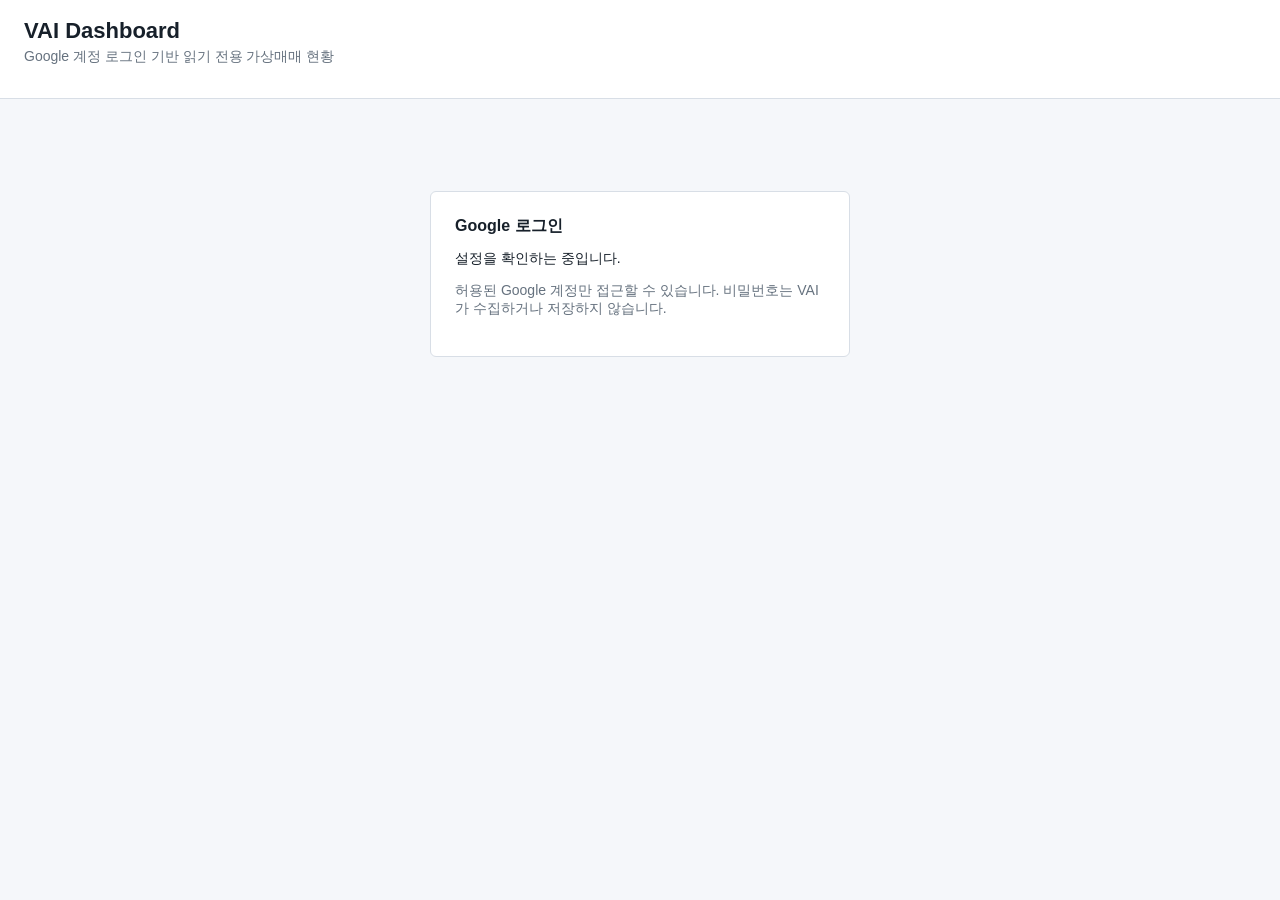
<file: index.html>
<!doctype html>
<html lang="ko">
<head>
  <meta charset="utf-8">
  <meta name="viewport" content="width=device-width, initial-scale=1">
  <title>VAI Dashboard</title>
  <link rel="stylesheet" href="./styles.css">
  <script src="https://accounts.google.com/gsi/client" async defer></script>
  <script src="./config.js"></script>
</head>
<body>
  <header class="topbar">
    <div>
      <h1>VAI Dashboard</h1>
      <p>Google 계정 로그인 기반 읽기 전용 가상매매 현황</p>
    </div>
    <button id="logoutBtn" class="ghost" hidden>로그아웃</button>
  </header>

  <main>
    <section id="loginPanel" class="login-panel">
      <h2>Google 로그인</h2>
      <p id="configStatus">설정을 확인하는 중입니다.</p>
      <div id="g_id_onload"></div>
      <div class="g_id_signin" data-type="standard" data-size="large" data-theme="outline" data-text="signin_with" data-shape="rectangular"></div>
      <p class="fine">허용된 Google 계정만 접근할 수 있습니다. 비밀번호는 VAI가 수집하거나 저장하지 않습니다.</p>
    </section>

    <section id="dashboard" hidden>
      <div class="summary-grid" id="summaryGrid"></div>

      <!-- Real Order Test Panel (Phase 5.8) -->
      <section class="panel real-order-panel" id="realOrderPanel">
        <div class="panel-header">
          <h2>⚡ 실제 주문 테스트 (ACCOUNT_001)</h2>
          
          <div>
            <span id="emergencyStopBadge" class="badge" style="background:red;color:white;display:none;">비상정지(STOPPED)</span>
            <span id="realOrderBadge" class="badge badge-disabled">기능 비활성 (DISABLED)</span>
          </div>
        </div>
        <div class="emergency-controls" style="margin-bottom:15px;padding:10px;border:1px solid #ff4d4f;border-radius:4px;background:#fff1f0;">
          <button id="btnEmergencyStop" class="btn" style="background:#cf1322;color:white;cursor:pointer;">🚨 비상정지 작동 (STOP)</button>
          <button id="btnEmergencyClear" class="btn" style="display:none;background:#52c41a;color:white;cursor:pointer;">비상정지 해제</button>
        </div>
        <div style="display:none;">

        <p class="warning-banner">⚠️ <strong>주의:</strong> 본 기능은 가상매매가 아닌 키움증권 실제 계좌 연동 주문 화면입니다. 1회 최대 1주만 허용됩니다.</p>
        
        <div class="real-order-grid">
          <div class="ro-item">
            <span class="ro-label">대상 종목</span>
            <strong class="ro-value">한온시스템 (018880)</strong>
          </div>
          <div class="ro-item">
            <span class="ro-label">대상 계좌</span>
            <strong class="ro-value" id="roAccount">ACCOUNT_001 (***-**-****-**)</strong>
          </div>
          <div class="ro-item">
            <span class="ro-label">현재가 (키움 시세)</span>
            <strong class="ro-value highlight" id="roPrice">- 원</strong>
          </div>
          <div class="ro-item">
            <span class="ro-label">시세 시각</span>
            <span class="ro-sub" id="roQuoteTime">-</span>
          </div>
          <div class="ro-item">
            <span class="ro-label">주문 가능 금액</span>
            <strong class="ro-value" id="roOrderableCash">- 원</strong>
          </div>
          <div class="ro-item">
            <span class="ro-label">실제 보유 수량</span>
            <strong class="ro-value" id="roHoldings">- 주</strong>
          </div>
          <div class="ro-item">
            <span class="ro-label">이번 세션 매수 수량</span>
            <strong class="ro-value" id="roSessionBuyQty">0 주</strong>
          </div>
          <div class="ro-item">
            <span class="ro-label">이번 세션 매도 가능</span>
            <strong class="ro-value" id="roSessionSellableQty">0 주</strong>
          </div>
        </div>

        <div class="ro-action-box">
          <div class="ro-qty-selector">
            <label>주문 수량: <strong>1주 고정</strong></label>
            <span class="fine">(서버에서 1주만 강제 승인됨)</span>
          </div>
          <div class="ro-buttons">
            <button id="roBuyBtn" class="btn btn-buy" disabled>1주 매수</button>
            <button id="roSellBtn" class="btn btn-sell" disabled>1주 매도</button>
          </div>
        </div>

        <div id="roStatusMsg" class="ro-status-msg"></div>

        <!-- Real Trade History Table in Session -->
        <div class="ro-history-wrap">
          <h3>이번 세션 주문 체결 내역</h3>
          <table class="ro-table" id="roOrdersTable">
            <thead>
              <tr>
                <th>주문ID</th>
                <th>구분</th>
                <th>수량</th>
                <th>주문가격</th>
                <th>체결가격</th>
                <th>상태</th>
                <th>체결시각</th>
                <th>실현손익</th>
              </tr>
            </thead>
            <tbody id="roOrdersBody">
              <tr><td colspan="8" class="text-center">체결 내역이 없습니다.</td></tr>
            </tbody>
          </table>
        </div>
      </section>

      <!-- Confirmation Modal -->
      <div id="roConfirmModal" class="modal" hidden>
        <div class="modal-content">
          <h3 id="modalTitle">실제 증권사 주문 최종 확인</h3>
          <div class="modal-body">
            <p class="modal-alert">⚠️ <strong>실제 증권사 계좌에서 주식 주문이 제출됩니다.</strong></p>
            <table class="modal-table">
              <tr><th>계좌</th><td id="modalAccount">ACCOUNT_001</td></tr>
              <tr><th>종목</th><td id="modalSymbol">한온시스템 (018880)</td></tr>
              <tr><th>구분</th><td id="modalSide">BUY</td></tr>
              <tr><th>수량</th><td><strong>1주</strong></td></tr>
              <tr><th>주문 가격</th><td id="modalPrice">- 원</td></tr>
              <tr><th>예상 총 소요비용</th><td id="modalTotal">- 원</td></tr>
            </table>
            <p class="fine" id="modalDisclaimer">시장 상황에 따라 최종 체결 가격 및 수수료에 미세한 차이가 발생할 수 있습니다.</p>
          </div>
          <div class="modal-actions">
            <button id="modalConfirmBtn" class="btn btn-primary">최종 주문 전송</button>
            <button id="modalCancelBtn" class="btn btn-secondary">취소</button>
          </div>
        </div>
      </div>

      <section class="panel">
        <h2>계좌별 가상 잔고</h2>
        <div class="table-wrap"><table id="accountsTable"></table></div>
      </section>

      <section class="split">
        <div class="panel">
          <h2>한온시스템 018880</h2>
          <div id="hourlyPanel"></div>
        </div>
        <div class="panel">
          <h2>Telegram / 백업</h2>
          <div id="opsPanel"></div>
        </div>
      </section>

      <section class="panel">
        <h2>시간별 가상매매</h2>
        <div class="timeline" id="timeline"></div>
      </section>

      <section class="panel">
        <h2>거래 내역</h2>
        <div class="filters">
          <input id="filterText" placeholder="계좌, 종목, 전략 검색">
          <button id="csvBtn">CSV</button>
        </div>
        <div class="table-wrap"><table id="tradesTable"></table></div>
      </section>

      <section class="split">
        <div class="panel"><h2>일별 실현손익</h2><canvas id="pnlChart"></canvas></div>
        <div class="panel"><h2>계좌별 수익률</h2><canvas id="returnChart"></canvas></div>
      </section>

      <section class="panel">
        <h2>시스템 운영 상태</h2>
        <ul class="services" id="services"></ul>
      </section>

      <!-- Condition Engine Settings Panel (Phase 5.8.3) -->
      <section class="panel condition-engine-panel" id="conditionEnginePanel" style="border:1px solid #1890ff;border-radius:6px;padding:16px;margin-top:20px;background:#f0f5ff;">
        <div class="panel-header" style="display:flex;justify-content:space-between;align-items:center;margin-bottom:12px;">
          <h2 style="margin:0;color:#0050b3;">🎯 조건식 매매 엔진 (Phase 5.8.3)</h2>
          <div>
            <span id="conditionRuleBadge" class="badge" style="background:#595959;color:white;">규칙 비활성 (OFF)</span>
            <span class="badge" style="background:#faad14;color:#000;">Mock 전용 (실주문 금지)</span>
          </div>
        </div>
        <p style="font-size:0.9em;color:#595959;margin-bottom:16px;">
          오전 지정가 매도(09:10 KST)와 오후 거래량 조건부 매수(14:10 KST)의 사용자 조건을 안전하게 관리합니다.
        </p>

        <div style="display:grid;grid-template-columns:repeat(auto-fit, minmax(280px, 1fr));gap:16px;">
          <!-- Morning Sell Box -->
          <div style="background:white;padding:14px;border-radius:4px;border:1px solid #d9d9d9;">
            <h3 style="margin-top:0;color:#cf1322;">🌅 오전 지정가 매도</h3>
            <label style="display:block;margin-bottom:6px;font-size:0.85em;">실행 시각 (KST)</label>
            <input type="text" id="condSellTime" value="09:10" style="width:100%;margin-bottom:10px;padding:6px;border:1px solid #ccc;border-radius:4px;" readonly>
            <label style="display:block;margin-bottom:6px;font-size:0.85em;">지정가 매도 가격 (KRW)</label>
            <input type="number" id="condSellPrice" value="3350" style="width:100%;margin-bottom:10px;padding:6px;border:1px solid #ccc;border-radius:4px;">
            <label style="display:block;margin-bottom:6px;font-size:0.85em;">매도 수량 (최대 1주)</label>
            <input type="number" id="condSellQty" value="1" min="1" max="1" style="width:100%;margin-bottom:10px;padding:6px;border:1px solid #ccc;border-radius:4px;" readonly>
          </div>

          <!-- Afternoon Buy Box -->
          <div style="background:white;padding:14px;border-radius:4px;border:1px solid #d9d9d9;">
            <h3 style="margin-top:0;color:#096dd9;">🌇 오후 거래량 조건부 매수</h3>
            <label style="display:block;margin-bottom:6px;font-size:0.85em;">실행 시각 (KST)</label>
            <input type="text" id="condBuyTime" value="14:10" style="width:100%;margin-bottom:10px;padding:6px;border:1px solid #ccc;border-radius:4px;" readonly>
            <label style="display:block;margin-bottom:6px;font-size:0.85em;">최소 누적 거래량 기준 (주)</label>
            <input type="number" id="condBuyMinVol" value="1000000" style="width:100%;margin-bottom:10px;padding:6px;border:1px solid #ccc;border-radius:4px;">
            <label style="display:block;margin-bottom:6px;font-size:0.85em;">지정가 매수 가격 (KRW)</label>
            <input type="number" id="condBuyPrice" value="3330" style="width:100%;margin-bottom:10px;padding:6px;border:1px solid #ccc;border-radius:4px;">
          </div>
        </div>

        <div style="margin-top:16px;display:flex;gap:10px;align-items:center;">
          <button id="btnSaveConditions" class="btn" style="background:#1890ff;color:white;cursor:pointer;padding:8px 16px;border:none;border-radius:4px;">조건 설정 저장</button>
          <button id="btnValidateConditions" class="btn" style="background:#52c41a;color:white;cursor:pointer;padding:8px 16px;border:none;border-radius:4px;">조건식 Mock 검증</button>
          <span id="condSaveStatus" style="font-size:0.85em;color:#595959;"></span>
        </div>
      </section>

      <!-- Real Manual Order Module -->
      <section class="panel real-manual-panel" id="realManualPanel" style="border:1px solid #cf1322;border-radius:6px;padding:16px;margin-top:20px;background:#fff1f0;">
        <div style="display:flex;justify-content:space-between;align-items:center;margin-bottom:12px;">
            <h2 style="margin:0;color:#a8071a;">🔴 실제 증권사 수동 주문 (실제 주문 OFF)</h2>
            <span class="badge" style="background:#595959;color:white;">준비 단계 (API 차단됨)</span>
        </div>
        <p style="font-size:0.9em;color:#cf1322;margin-bottom:12px;font-weight:bold;">
          실제 주문 준비 단계입니다. 실제 주문은 비활성화되어 있습니다.
        </p>
        <div style="display:flex;gap:12px;margin-bottom:12px;flex-wrap:wrap;">
            <select id="realSide" style="padding:6px;border-radius:4px;"><option value="BUY">매수 (BUY)</option><option value="SELL">매도 (SELL)</option></select>
            <input type="number" id="realPrice" placeholder="주문 가격(KRW)" style="padding:6px;border-radius:4px;" value="3330">
            <input type="number" id="realQty" placeholder="주문 수량" style="padding:6px;border-radius:4px;" value="1" readonly title="이번 단계에서는 1주만 허용됩니다.">
            <button id="btnPrepareRealOrder" class="btn" style="background:#cf1322;color:white;">실제 주문 확인 (제출안됨)</button>
        </div>
        
        <!-- Order Confirmation Modal -->
        <div id="realOrderConfirmModal" style="display:none;margin-top:16px;padding:16px;border:1px solid #ffa39e;border-radius:4px;background:white;">
            <h3 style="margin-top:0;color:#cf1322;">최종 주문 확인</h3>
            <div id="realOrderConfirmDetails" style="margin-bottom:16px;font-size:0.95em;line-height:1.5;"></div>
            <div style="display:flex;gap:8px;">
                <button id="btnSubmitRealOrder" class="btn" style="background:#a8071a;color:white;font-weight:bold;">증권사로 주문 전송 (현재 불가)</button>
                <button id="btnCancelRealOrder" class="btn" style="background:#f5f5f5;color:#595959;border:1px solid #d9d9d9;">취소</button>
            </div>
            <p id="realOrderStatusMsg" style="margin-top:8px;font-size:0.85em;color:#cf1322;"></p>
        </div>
      </section>

      <!-- Mock Manual Order Module -->
      <section class="panel mock-manual-panel" id="mockManualPanel" style="border:1px solid #722ed1;border-radius:6px;padding:16px;margin-top:20px;background:#f9f0ff;">
        <h2 style="margin:0 0 12px 0;color:#531dab;">🛠️ 수동 주문 및 체결 시뮬레이터 (Mock 전용)</h2>
        <div style="display:flex;gap:12px;margin-bottom:12px;flex-wrap:wrap;">
            <select id="mockSide" style="padding:6px;border-radius:4px;"><option value="BUY">매수 (BUY)</option><option value="SELL">매도 (SELL)</option></select>
            <input type="number" id="mockPrice" placeholder="주문 가격 (KRW)" style="padding:6px;border-radius:4px;" value="3330">
            <input type="number" id="mockQty" placeholder="주문 수량" style="padding:6px;border-radius:4px;" value="1">
            <button id="btnSubmitMockOrder" class="btn" style="background:#722ed1;color:white;">가상 주문 전송</button>
        </div>
        <div style="font-size:0.9em;color:#531dab;">* 주문 후 즉시 시장가(현재 3330원/3350원) 기준으로 가상 체결이 수행됩니다.</div>
      </section>

      <!-- Mock Ledger -->
      <section class="panel mock-ledger-panel" id="mockLedgerPanel" style="border:1px solid #eb2f96;border-radius:6px;padding:16px;margin-top:20px;background:#fff0f6;">
        <div style="display:flex;justify-content:space-between;align-items:center;margin-bottom:12px;">
            <h2 style="margin:0;color:#c41d7f;">📒 Mock 거래 이력 (원장)</h2>
            <button id="btnRefreshMockLedger" class="btn" style="background:#eb2f96;color:white;">새로고침</button>
        </div>
        <div class="table-wrap">
            <table id="mockLedgerTable" style="width:100%;border-collapse:collapse;">
                <thead><tr><th>주문 ID</th><th>출처</th><th>매수/매도</th><th>주문가</th><th>수량</th><th>체결가</th><th>체결수량</th><th>상태</th><th>조건결과</th><th>주문시간</th></tr></thead>
                <tbody id="mockLedgerBody"></tbody>
            </table>
        </div>
      </section>
    </section>
  </main>

  <script src="./app.js"></script>
</body>
</html>
</file>
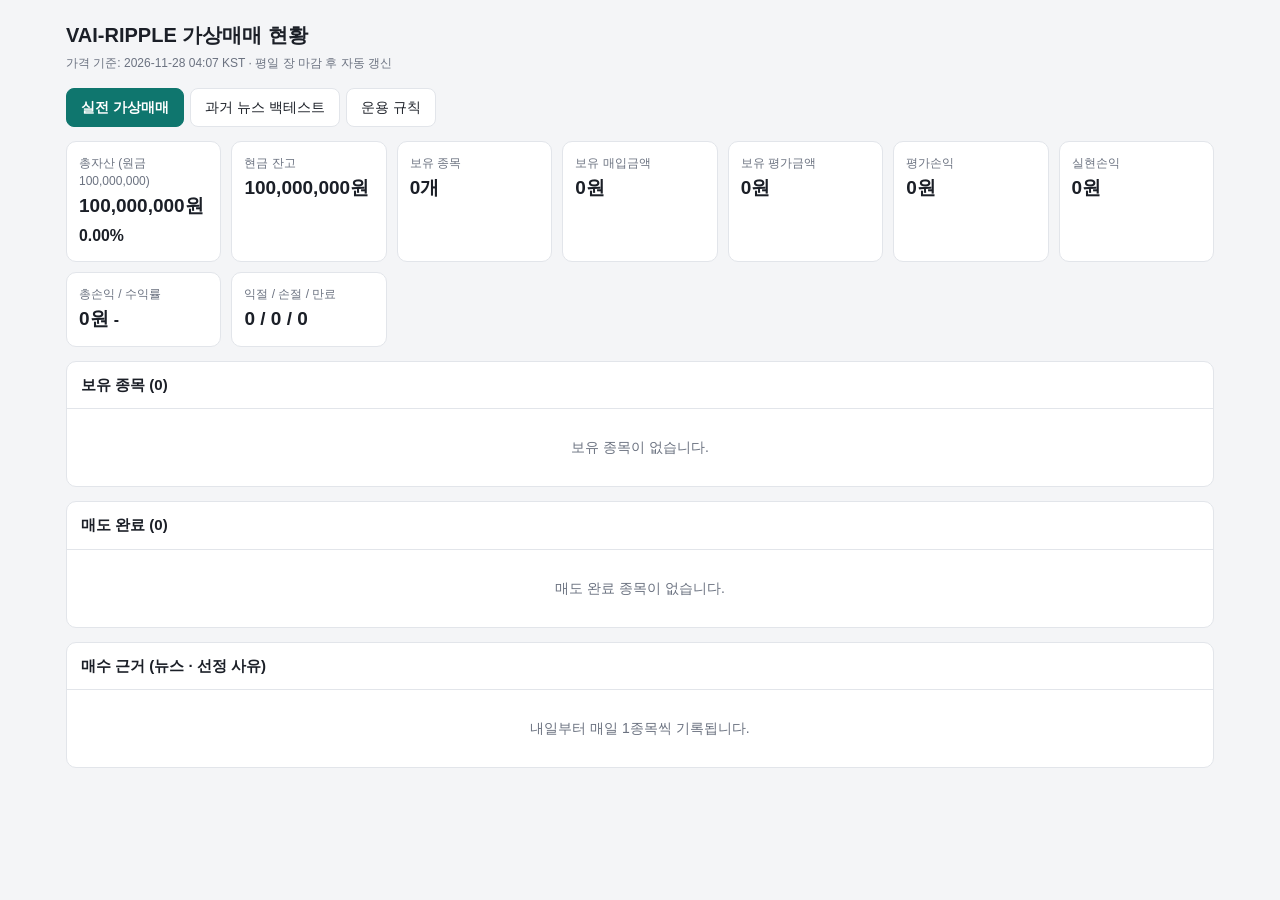
<file: ripple/index.html>
<!doctype html>
<html lang="ko">
<head>
<meta charset="utf-8">
<meta name="viewport" content="width=device-width, initial-scale=1">
<title>VAI-RIPPLE 가상매매 현황</title>
<style>
:root{--bg:#f4f5f7;--card:#fff;--fg:#1b1f27;--mute:#6b7280;--line:#e2e5ea;--up:#e0242b;--down:#1a5fd6;--accent:#0f766e;--chip:#eef1f4;color-scheme:light}
@media (prefers-color-scheme:dark){:root{--bg:#12151a;--card:#1b2028;--fg:#e8ebf0;--mute:#98a2b3;--line:#2c333e;--up:#ff5a5f;--down:#5b9bff;--accent:#2dd4bf;--chip:#262d38;color-scheme:dark}}
*{box-sizing:border-box}
body{margin:0;background:var(--bg);color:var(--fg);font:14px/1.5 -apple-system,"Apple SD Gothic Neo","Malgun Gothic","Noto Sans KR",sans-serif}
.wrap{max-width:1180px;margin:0 auto;padding:20px max(16px,env(safe-area-inset-right)) 60px max(16px,env(safe-area-inset-left))}
h1{font-size:20px;margin:0}
.sub{color:var(--mute);font-size:12px;margin:4px 0 16px}
.tabs{display:flex;gap:6px;flex-wrap:wrap;margin-bottom:14px}
.tabs button{border:1px solid var(--line);background:var(--card);color:var(--fg);padding:8px 14px;border-radius:8px;font:inherit;cursor:pointer}
.tabs button.on{background:var(--accent);border-color:var(--accent);color:#fff;font-weight:700}
.kpis{display:grid;grid-template-columns:repeat(auto-fit,minmax(150px,1fr));gap:10px;margin-bottom:14px}
.kpi{background:var(--card);border:1px solid var(--line);border-radius:10px;padding:12px}
.kpi .l{font-size:12px;color:var(--mute)}
.kpi .v{font-size:19px;font-weight:700;font-variant-numeric:tabular-nums;margin-top:2px}
.card{background:var(--card);border:1px solid var(--line);border-radius:10px;margin-bottom:14px;min-width:0}
.card h2{font-size:15px;margin:0;padding:12px 14px;border-bottom:1px solid var(--line)}
.scroll{overflow-x:auto}
table{border-collapse:collapse;width:100%;font-variant-numeric:tabular-nums}
th,td{padding:8px 10px;border-bottom:1px solid var(--line);white-space:nowrap;text-align:right}
th{font-size:12px;color:var(--mute);font-weight:600;background:var(--chip)}
th.t,td.t{text-align:left}
td.wrapc{white-space:normal;min-width:220px;text-align:left}
tr:last-child td{border-bottom:0}
.up{color:var(--up)}.down{color:var(--down)}
.chip{display:inline-block;padding:1px 8px;border-radius:999px;background:var(--chip);font-size:12px}
.st-익절{background:var(--up);color:#fff}.st-손절{background:var(--down);color:#fff}
.st-코드불일치,.st-데이터없음,.st-자금부족{background:#b45309;color:#fff}
.code{color:var(--mute);font-size:12px}
details{border-bottom:1px solid var(--line)}details:last-child{border-bottom:0}
summary{padding:11px 14px;cursor:pointer;display:flex;gap:10px;flex-wrap:wrap;align-items:baseline}
summary b{flex:1 1 220px}
.dbody{padding:0 14px 14px}
.path{color:var(--mute);margin:0 0 8px}
.note{color:var(--mute);font-size:12px;padding:12px 14px;margin:0}
.rules{padding:6px 14px 14px;margin:0 0 0 18px}
a{color:var(--accent)}
.empty{padding:28px 14px;text-align:center;color:var(--mute)}
</style>
</head>
<body>
<div class="wrap">
  <h1>VAI-RIPPLE 가상매매 현황</h1>
  <p class="sub" id="stamp">불러오는 중…</p>
  <div class="tabs">
    <button data-tab="live" class="on">실전 가상매매</button>
    <button data-tab="bt">과거 뉴스 백테스트</button>
    <button data-tab="rule">운용 규칙</button>
  </div>
  <section id="live"></section>
  <section id="bt" hidden></section>
  <section id="rule" hidden></section>
</div>
<script>
const $ = s => document.querySelector(s);
const esc = v => v == null ? '' : String(v).replace(/[&<>"']/g, c => ({'&':'&amp;','<':'&lt;','>':'&gt;','"':'&quot;',"'":'&#39;'}[c]));
const won = v => v == null ? '-' : Math.round(v).toLocaleString('ko-KR');
const sign = v => v == null ? '' : (v > 0 ? 'up' : v < 0 ? 'down' : '');
const pct = v => v == null ? '-' : (v > 0 ? '+' : '') + v.toFixed(2) + '%';
const swon = v => v == null ? '-' : (v > 0 ? '+' : '') + won(v);
const chip = s => `<span class="chip st-${esc(s)}">${esc(s)}</span>`;
const kpi = (l, v, cls = '') => `<div class="kpi"><div class="l">${l}</div><div class="v ${cls}">${v}</div></div>`;

document.querySelectorAll('.tabs button').forEach(b => b.onclick = () => {
  document.querySelectorAll('.tabs button').forEach(x => x.classList.toggle('on', x === b));
  ['live', 'bt', 'rule'].forEach(id => $('#' + id).hidden = id !== b.dataset.tab);
});

async function get(name) {
  try { const r = await fetch(`./data/${name}?t=${Date.now()}`); if (!r.ok) return null; return await r.json(); }
  catch (e) { return null; }
}

function renderLive(p) {
  if (!p) { $('#live').innerHTML = '<div class="card"><div class="empty">아직 현황 데이터가 없습니다. 첫 가격 갱신 후 표시됩니다.</div></div>'; return; }
  const s = p.summary, pos = p.positions || [];
  const holding = pos.filter(x => x.status === '보유');
  const done = pos.filter(x => ['익절', '손절', '기간만료'].includes(x.status));
  const other = pos.filter(x => !holding.includes(x) && !done.includes(x));
  let h = `<div class="kpis">
    ${kpi('총자산 (원금 ' + won(s.capital) + ')', won(s.equity) + '원 <small>' + pct(s.equityRetPct) + '</small>', sign(s.equityRetPct))}
    ${kpi('현금 잔고', won(s.cash) + '원' + (s.canBuy === false ? ' <small>매수 불가</small>' : ''))}
    ${kpi('보유 종목', holding.length + '개')}
    ${kpi('보유 매입금액', won(s.investedOpen) + '원')}
    ${kpi('보유 평가금액', won(s.valueOpen) + '원')}
    ${kpi('평가손익', swon(s.pnlOpen) + '원', sign(s.pnlOpen))}
    ${kpi('실현손익', swon(s.pnlClosed) + '원', sign(s.pnlClosed))}
    ${kpi('총손익 / 수익률', swon(s.pnlTotal) + '원 <small>' + pct(s.retTotalPct) + '</small>', sign(s.pnlTotal))}
    ${kpi('익절 / 손절 / 만료', `${s.target} / ${s.stop} / ${s.expired}`)}
  </div>`;
  const row = x => `<tr>
    <td class="t">${esc(x.entryDate || x.buyDate)}</td>
    <td class="t"><b>${esc(x.name)}</b> <span class="code">${esc(x.code)}</span></td>
    <td class="t">${esc(x.sector || '-')}</td>
    <td class="t">${chip(x.status)}</td>
    <td>${won(x.entry)}</td><td>${won(x.qty)}</td><td>${won(x.invested)}</td>
    <td>${won(x.exit != null ? x.exit : x.last)}</td><td>${won(x.value)}</td>
    <td class="${sign(x.pnl)}">${swon(x.pnl)}</td><td class="${sign(x.retPct)}">${pct(x.retPct)}</td>
    <td>${won(x.target)}</td><td>${won(x.stop)}</td><td class="t">${esc(x.exitDate || x.deadline || '-')}</td>
    <td>${x.scores ? esc(x.scores.total) : '-'}</td></tr>`;
  const head = lastCol => `<tr><th class="t">매수일</th><th class="t">종목</th><th class="t">섹터</th><th class="t">상태</th><th>매수가</th><th>수량</th><th>매입금액</th><th>${lastCol[0]}</th><th>평가금액</th><th>손익</th><th>수익률</th><th>목표가</th><th>손절가</th><th class="t">${lastCol[1]}</th><th>CAPE</th></tr>`;
  h += `<div class="card"><h2>보유 종목 (${holding.length})</h2>` + (holding.length ?
    `<div class="scroll"><table>${head(['현재가', '만료일'])}${holding.map(row).join('')}</table></div>` : '<div class="empty">보유 종목이 없습니다.</div>') + '</div>';
  if (other.length) h += `<div class="card"><h2>체결 대기 · 확인 필요 (${other.length})</h2><div class="scroll"><table>${head(['현재가', '만료일'])}${other.map(row).join('')}</table></div></div>`;
  h += `<div class="card"><h2>매도 완료 (${done.length})</h2>` + (done.length ?
    `<div class="scroll"><table>${head(['매도가', '매도일'])}${done.map(row).join('')}</table></div>` : '<div class="empty">매도 완료 종목이 없습니다.</div>') + '</div>';
  h += `<div class="card"><h2>매수 근거 (뉴스 · 선정 사유)</h2>` + (pos.length ? pos.slice().reverse().map(x => `<details>
    <summary><span class="code">${esc(x.buyDate)}</span><b>${esc(x.name)} <span class="code">${esc(x.code)} · ${esc(x.sector || '')}</span></b>${chip(x.status)}<span class="${sign(x.retPct)}">${pct(x.retPct)}</span></summary>
    <div class="dbody">
      <p><b>뉴스</b> (${esc(x.newsDate)}) ${/^https?:\/\//.test(x.newsUrl || '') ? `<a href="${esc(x.newsUrl)}" target="_blank" rel="noopener">${esc(x.newsTitle)}</a>` : esc(x.newsTitle)}</p>
      <p>${esc(x.newsSummary)}</p>
      <p class="path"><b>인과경로</b> ${esc(x.causepath)}</p>
      <p><b>선정 사유</b> ${esc(x.reason)}</p>
      <p><b>리스크</b> ${esc(x.risk)}</p>
      <p class="path">VAI-CAPE 사건 ${esc(x.scores && x.scores.event)} + 기업 ${esc(x.scores && x.scores.biz)} = ${esc(x.scores && x.scores.total)}점 · 가격소스 종목명: ${esc(x.sourceName || '확인불가')}</p>
    </div></details>`).join('') : '<div class="empty">내일부터 매일 1종목씩 기록됩니다.</div>') + '</div>';
  $('#live').innerHTML = h;
}

function renderBT(b) {
  if (!b) { $('#bt').innerHTML = '<div class="card"><div class="empty">백테스트 결과가 아직 없습니다. 첫 가격 갱신 후 표시됩니다.</div></div>'; return; }
  const s = b.summary;
  let h = `<div class="kpis">
    ${kpi('사건 / 유효 종목', `${b.events.length}건 / ${s.valid}개`)}
    ${kpi('익절(+' + b.config.targetPct + '%)', s.target + '건', 'up')}
    ${kpi('손절(' + b.config.stopPct + '%)', s.stop + '건', 'down')}
    ${kpi('기간만료 / 보유중', `${s.expired} / ${s.open}`)}
    ${kpi('종료 건 승률', s.winRate == null ? '-' : s.winRate + '%')}
    ${kpi('종료 건 평균수익률', pct(s.avgRetClosed), sign(s.avgRetClosed))}
    ${kpi('총손익', swon(s.pnlTotal) + '원', sign(s.pnlTotal))}
    ${kpi('86일 내 최고점 평균', pct(s.avgWindowPeak))}
  </div>
  <div class="card"><p class="note">매수: 뉴스 발생일 <b>다음 거래일 종가</b>. "86일 최고"는 손절 여부와 무관하게 매수 후 86일 동안 찍은 최고 수익률로, 목표 수익률을 조정할 때 참고하는 값입니다. 사건과 종목은 사후에 알려진 대표 사례를 고른 것이어서 실전보다 결과가 좋게 나올 수 있습니다. 코드와 종목명이 가격 소스와 다르면 "코드불일치"로 제외됩니다 (제외 ${s.excluded}개).</p></div>
  ${b.auto ? `<div class="card"><h2>익절·손절 자동 설정: 익절 +${esc(b.auto.targetPct)}% / 손절 ${esc(b.auto.stopPct)}%</h2>
    <p class="note">과거 사건 ${esc(b.auto.samples)}종목으로 익절 5~60%, 손절 -5~-30% 조합을 모두 계산해, 1억원·종목당 ${won(b.auto.budget)}원 기준 연 기대수익이 가장 큰 값을 골랐습니다 (이웃 값과 평균한 점수 기준, 설정일 ${esc(b.auto.tunedAt)}).</p>
    <div class="scroll"><table><tr><th>익절</th><th>손절</th><th>건당 평균수익률</th><th>평균 보유일</th><th>연 매매 건수</th><th>연 기대수익</th><th>익절/손절/만료</th><th>승률</th></tr>
    ${(b.auto.top || []).map(g => `<tr><td>+${esc(g.targetPct)}%</td><td>${esc(g.stopPct)}%</td><td class="${sign(g.avgRetPct)}">${pct(g.avgRetPct)}</td><td>${esc(g.avgHoldDays)}</td><td>${esc(g.tradesPerYear)}</td><td class="${sign(g.annualProfit)}">${swon(g.annualProfit)}</td><td>${esc(g.target)}/${esc(g.stop)}/${esc(g.expired)}</td><td>${esc(g.winRate)}%</td></tr>`).join('')}
    </table></div></div>` : ''}
  <div class="card"><h2>사건별 결과</h2>`;
  h += b.events.map(ev => `<details>
    <summary><span class="code">${esc(ev.date)}</span><b>${esc(ev.name)}</b><span class="chip">${esc(ev.type)}</span><span class="${sign(ev.summary.pnlTotal)}">${swon(ev.summary.pnlTotal)}원</span></summary>
    <div class="dbody"><p class="path">${esc(ev.causepath)}</p><div class="scroll"><table>
    <tr><th class="t">종목</th><th class="t">상태</th><th class="t">매수일</th><th>매수가</th><th class="t">매도일</th><th>매도/현재가</th><th>수익률</th><th>손익</th><th>86일 최고</th><th>최저</th><th>보유일</th><th class="t">수혜 근거</th></tr>
    ${ev.results.map(r => `<tr><td class="t"><b>${esc(r.name)}</b> <span class="code">${esc(r.code)}</span>${r.status === '코드불일치' ? `<br><span class="code">소스: ${esc(r.sourceName)}</span>` : ''}</td>
      <td class="t">${chip(r.status)}</td><td class="t">${esc(r.entryDate || '-')}</td><td>${won(r.entry)}</td>
      <td class="t">${esc(r.exitDate || '-')}</td><td>${won(r.exit != null ? r.exit : r.last)}</td>
      <td class="${sign(r.retPct)}">${pct(r.retPct)}</td><td class="${sign(r.pnl)}">${swon(r.pnl)}</td>
      <td class="${sign(r.windowPeakPct)}">${pct(r.windowPeakPct)}</td><td class="${sign(r.troughPct)}">${pct(r.troughPct)}</td>
      <td>${r.holdDays == null ? '-' : r.holdDays}</td><td class="wrapc">${esc(r.reason)}</td></tr>`).join('')}
    </table></div></div></details>`).join('');
  $('#bt').innerHTML = h + '</div>';
}

function renderRule(c) {
  c = c || {budget: 10000000, targetPct: 120, stopPct: -15, maxDays: 86};
  $('#rule').innerHTML = `<div class="card"><h2>운용 규칙</h2><ol class="rules">
    <li>평일 장 마감 후 당일 뉴스를 VAI-RIPPLE 방식(사건 → 인과경로 → 수혜 종목)으로 심층 분석해 <b>하루 1종목</b>을 고릅니다.</li>
    <li>종목당 <b>${won(c.budget)}원</b>을 당일 종가로 가상 매수합니다 (휴장일이면 다음 거래일 종가).</li>
    <li>총 투자금은 <b>${won(c.capital)}원</b>입니다. 현금 잔고가 ${won(c.budget)}원보다 적으면 매수하지 않고, 익절·손절·만료로 현금이 돌아오면 다시 매수합니다.</li>
    <li>익절·손절 값은 과거 뉴스 백테스트에서 연 기대수익이 가장 큰 조합으로 자동 설정됩니다.</li>
    <li>매수가 대비 <b>+${c.targetPct}%</b>에 도달하면 익절합니다.</li>
    <li>매수가 대비 <b>${c.stopPct}%</b>에 도달하면 손절합니다. 같은 날 둘 다 닿으면 손절로 처리합니다.</li>
    <li>매수 후 달력 기준 <b>${c.maxDays}일</b>이 지나면 종가에 매도합니다.</li>
    <li>하드필터(거래정지·관리종목·자본잠식 등)에 걸린 종목과 종목코드를 확인하지 못한 종목은 매수하지 않습니다.</li>
    <li>수수료와 세금은 반영하지 않은 가상 매매입니다. 투자 권유가 아닙니다.</li>
  </ol></div>`;
}

(async () => {
  const [p, b, c] = await Promise.all([get('portfolio.json'), get('backtest.json'), get('config.json')]);
  $('#stamp').textContent = '가격 기준: ' + ((p && p.generatedAt) || (b && b.generatedAt) || '갱신 전') + ' · 평일 장 마감 후 자동 갱신';
  renderLive(p); renderBT(b); renderRule((p && p.config) || (b && b.config) || c);
})();
</script>
</body>
</html>
</file>
<file: styles.css>
:root {
  --bg: #f5f7fa;
  --panel: #fff;
  --ink: #17202a;
  --muted: #66727f;
  --line: #d8dee6;
  --green: #0b7d45;
  --blue: #1467b3;
  --red: #b42318;
  --amber: #b7791f;
}
* { box-sizing: border-box; }
body { margin: 0; background: var(--bg); color: var(--ink); font: 14px Arial, "Noto Sans KR", sans-serif; }
.topbar { position: sticky; top: 0; z-index: 2; display: flex; justify-content: space-between; gap: 16px; align-items: center; padding: 18px 24px; background: #fff; border-bottom: 1px solid var(--line); }
h1, h2, p { margin-top: 0; }
h1 { margin-bottom: 4px; font-size: 22px; }
h2 { font-size: 16px; }
.topbar p, .fine, .muted { color: var(--muted); }
main { max-width: 1440px; margin: 0 auto; padding: 20px 24px 44px; }
.login-panel, .panel, .metric { background: var(--panel); border: 1px solid var(--line); border-radius: 6px; }
.login-panel { width: min(420px, 100%); margin: 8vh auto; padding: 24px; }
.summary-grid { display: grid; grid-template-columns: repeat(4, minmax(0, 1fr)); gap: 10px; }
.metric { min-height: 74px; padding: 12px; }
.metric span { display: block; color: var(--muted); font-size: 12px; }
.metric strong { display: block; margin-top: 8px; font-size: 18px; }
.panel { padding: 14px; margin-top: 12px; }
.split { display: grid; grid-template-columns: 1fr 1fr; gap: 12px; }
.table-wrap { overflow: auto; border: 1px solid var(--line); border-radius: 6px; }
table { width: 100%; min-width: 860px; border-collapse: collapse; background: #fff; }
th, td { padding: 9px 10px; border-bottom: 1px solid #e8edf2; text-align: right; white-space: nowrap; }
th { background: #eef2f6; color: #4d5a66; font-size: 12px; }
th:first-child, td:first-child, th:nth-child(2), td:nth-child(2), th:nth-child(3), td:nth-child(3) { text-align: left; }
.filters { display: flex; gap: 8px; margin-bottom: 10px; }
input, button { height: 34px; border: 1px solid var(--line); border-radius: 6px; background: #fff; padding: 0 10px; }
button { cursor: pointer; }
.ghost { border-color: #b7c3cf; }
.timeline { display: grid; grid-template-columns: repeat(6, minmax(120px, 1fr)); gap: 8px; }
.timeline-item { min-height: 82px; border: 1px solid var(--line); border-left: 5px solid var(--amber); border-radius: 6px; padding: 10px; background: #fff; }
.timeline-item.buy { border-left-color: var(--green); }
.timeline-item.sell { border-left-color: var(--blue); }
.timeline-item small, .timeline-item span { display: block; margin-top: 5px; color: var(--muted); white-space: normal; }
.services { list-style: none; padding: 0; margin: 0; display: grid; gap: 8px; }
.services li { display: flex; justify-content: space-between; border-bottom: 1px solid #eef2f6; padding: 7px 0; }
.pill { border-radius: 999px; padding: 2px 8px; font-size: 12px; background: #eef2f6; }
.active { background: #dff7ea; color: var(--green); }
.inactive, .failed { background: #fde7e7; color: var(--red); }
canvas { width: 100%; height: 220px; border: 1px solid var(--line); border-radius: 6px; background: #fff; }
@media (max-width: 900px) {
  .topbar { display: block; }
  main { padding: 14px; }
  .summary-grid, .split, .timeline { grid-template-columns: 1fr; }
  .metric strong { font-size: 16px; }
  .ro-buttons { flex-direction: column; }
  .btn { width: 100%; }
}

/* ==========================================
   Real Order Panel Styles (Phase 5.8)
   ========================================== */
.real-order-panel {
  border: 2px solid #b42318;
  background: #fffbfa;
}
.panel-header {
  display: flex;
  justify-content: space-between;
  align-items: center;
  margin-bottom: 8px;
}
.badge {
  display: inline-block;
  padding: 4px 10px;
  border-radius: 999px;
  font-size: 12px;
  font-weight: bold;
}
.badge-disabled { background: #f2f4f7; color: #475467; border: 1px solid #d0d5dd; }
.badge-enabled { background: #ecfdf3; color: #027a48; border: 1px solid #a6f4c5; }

.warning-banner {
  background: #fef3f2;
  border-left: 4px solid #b42318;
  padding: 10px 14px;
  border-radius: 4px;
  color: #b42318;
  font-size: 13px;
  margin-bottom: 14px;
}

.real-order-grid {
  display: grid;
  grid-template-columns: repeat(4, minmax(0, 1fr));
  gap: 10px;
  margin-bottom: 16px;
}
.ro-item {
  background: #fff;
  border: 1px solid var(--line);
  border-radius: 6px;
  padding: 10px 12px;
}
.ro-label { display: block; font-size: 12px; color: var(--muted); }
.ro-value { display: block; font-size: 16px; margin-top: 4px; }
.ro-value.highlight { color: #b42318; font-size: 20px; font-weight: bold; }
.ro-sub { display: block; font-size: 11px; color: var(--muted); margin-top: 4px; }

.ro-action-box {
  background: #fff;
  border: 1px solid var(--line);
  border-radius: 6px;
  padding: 16px;
  margin-bottom: 16px;
}
.ro-qty-selector { margin-bottom: 12px; font-size: 14px; }
.ro-buttons { display: flex; gap: 12px; }

.btn {
  height: 44px;
  padding: 0 24px;
  border-radius: 6px;
  font-size: 15px;
  font-weight: bold;
  cursor: pointer;
  border: none;
  transition: all 0.2s ease;
}
.btn:disabled { opacity: 0.5; cursor: not-allowed; }
.btn-buy { background: #0b7d45; color: #fff; }
.btn-buy:hover:not(:disabled) { background: #086135; }
.btn-sell { background: #b42318; color: #fff; }
.btn-sell:hover:not(:disabled) { background: #911c13; }
.btn-primary { background: #1467b3; color: #fff; }
.btn-secondary { background: #eef2f6; color: #17202a; border: 1px solid var(--line); }

.ro-status-msg {
  padding: 10px 14px;
  border-radius: 4px;
  font-size: 13px;
  margin-bottom: 12px;
}
.ro-status-msg:empty { display: none; }
.ro-status-msg.info { background: #eff8ff; color: #175cd3; border: 1px solid #b2ddff; }
.ro-status-msg.error { background: #fef3f2; color: #b42318; border: 1px solid #fecdca; }
.ro-status-msg.success { background: #edfcf2; color: #087443; border: 1px solid #a6f4c5; }

.ro-history-wrap { margin-top: 14px; }
.ro-history-wrap h3 { font-size: 14px; margin-bottom: 8px; color: var(--ink); }
.ro-table { min-width: 100%; }
.pill.buy { background: #dff7ea; color: var(--green); }
.pill.sell { background: #fde7e7; color: var(--red); }
.text-center { text-align: center; }

/* Modal Styles */
.modal {
  position: fixed;
  top: 0; left: 0; width: 100%; height: 100%;
  background: rgba(0, 0, 0, 0.5);
  display: flex;
  align-items: center;
  justify-content: center;
  z-index: 999;
}
.modal[hidden] { display: none !important; }
.modal-content {
  background: #fff;
  border-radius: 8px;
  padding: 24px;
  width: min(480px, 90%);
  box-shadow: 0 10px 25px rgba(0, 0, 0, 0.2);
}
.modal-content h3 { margin-top: 0; font-size: 18px; color: #b42318; }
.modal-alert { background: #fef3f2; color: #b42318; padding: 8px 12px; border-radius: 4px; font-size: 13px; }
.modal-table { width: 100%; border-collapse: collapse; margin: 14px 0; }
.modal-table th, .modal-table td { padding: 8px 10px; border-bottom: 1px solid #e8edf2; text-align: left; }
.modal-table th { width: 35%; color: var(--muted); font-size: 13px; }
.modal-actions { display: flex; justify-content: flex-end; gap: 10px; margin-top: 18px; }
</file>
